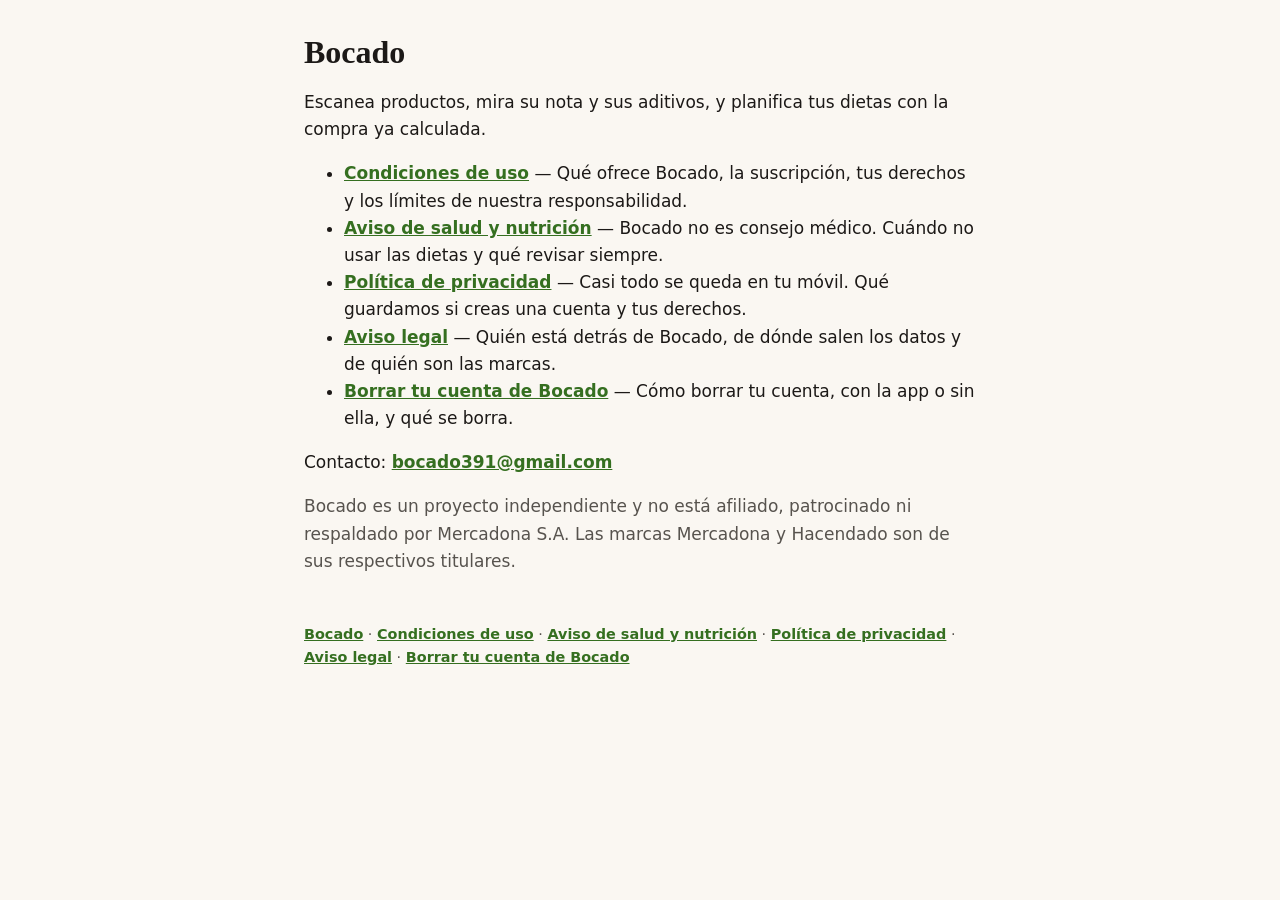
<file: index.html>
<!doctype html>
<html lang="es">
<head>
  <meta charset="utf-8">
  <meta name="viewport" content="width=device-width, initial-scale=1">
  <title>Bocado</title>
  <link rel="stylesheet" href="estilo.css">
</head>
<body>
<main>
  <h1>Bocado</h1>
  <p>Escanea productos, mira su nota y sus aditivos, y planifica tus dietas con la compra ya calculada.</p>
  <ul>
    <li><a href="condiciones.html">Condiciones de uso</a> — Qué ofrece Bocado, la suscripción, tus derechos y los límites de nuestra responsabilidad.</li>
    <li><a href="salud.html">Aviso de salud y nutrición</a> — Bocado no es consejo médico. Cuándo no usar las dietas y qué revisar siempre.</li>
    <li><a href="privacidad.html">Política de privacidad</a> — Casi todo se queda en tu móvil. Qué guardamos si creas una cuenta y tus derechos.</li>
    <li><a href="aviso-legal.html">Aviso legal</a> — Quién está detrás de Bocado, de dónde salen los datos y de quién son las marcas.</li>
    <li><a href="borrar-cuenta.html">Borrar tu cuenta de Bocado</a> — Cómo borrar tu cuenta, con la app o sin ella, y qué se borra.</li>
  </ul>
  <p>Contacto: <a href="mailto:bocado391@gmail.com">bocado391@gmail.com</a></p>
  <p class="fecha">Bocado es un proyecto independiente y no está afiliado, patrocinado ni respaldado por Mercadona S.A. Las marcas Mercadona y Hacendado son de sus respectivos titulares.</p>
  <footer><a href="index.html">Bocado</a> · <a href="condiciones.html">Condiciones de uso</a> · <a href="salud.html">Aviso de salud y nutrición</a> · <a href="privacidad.html">Política de privacidad</a> · <a href="aviso-legal.html">Aviso legal</a> · <a href="borrar-cuenta.html">Borrar tu cuenta de Bocado</a></footer>
</main>
</body>
</html>
</file>
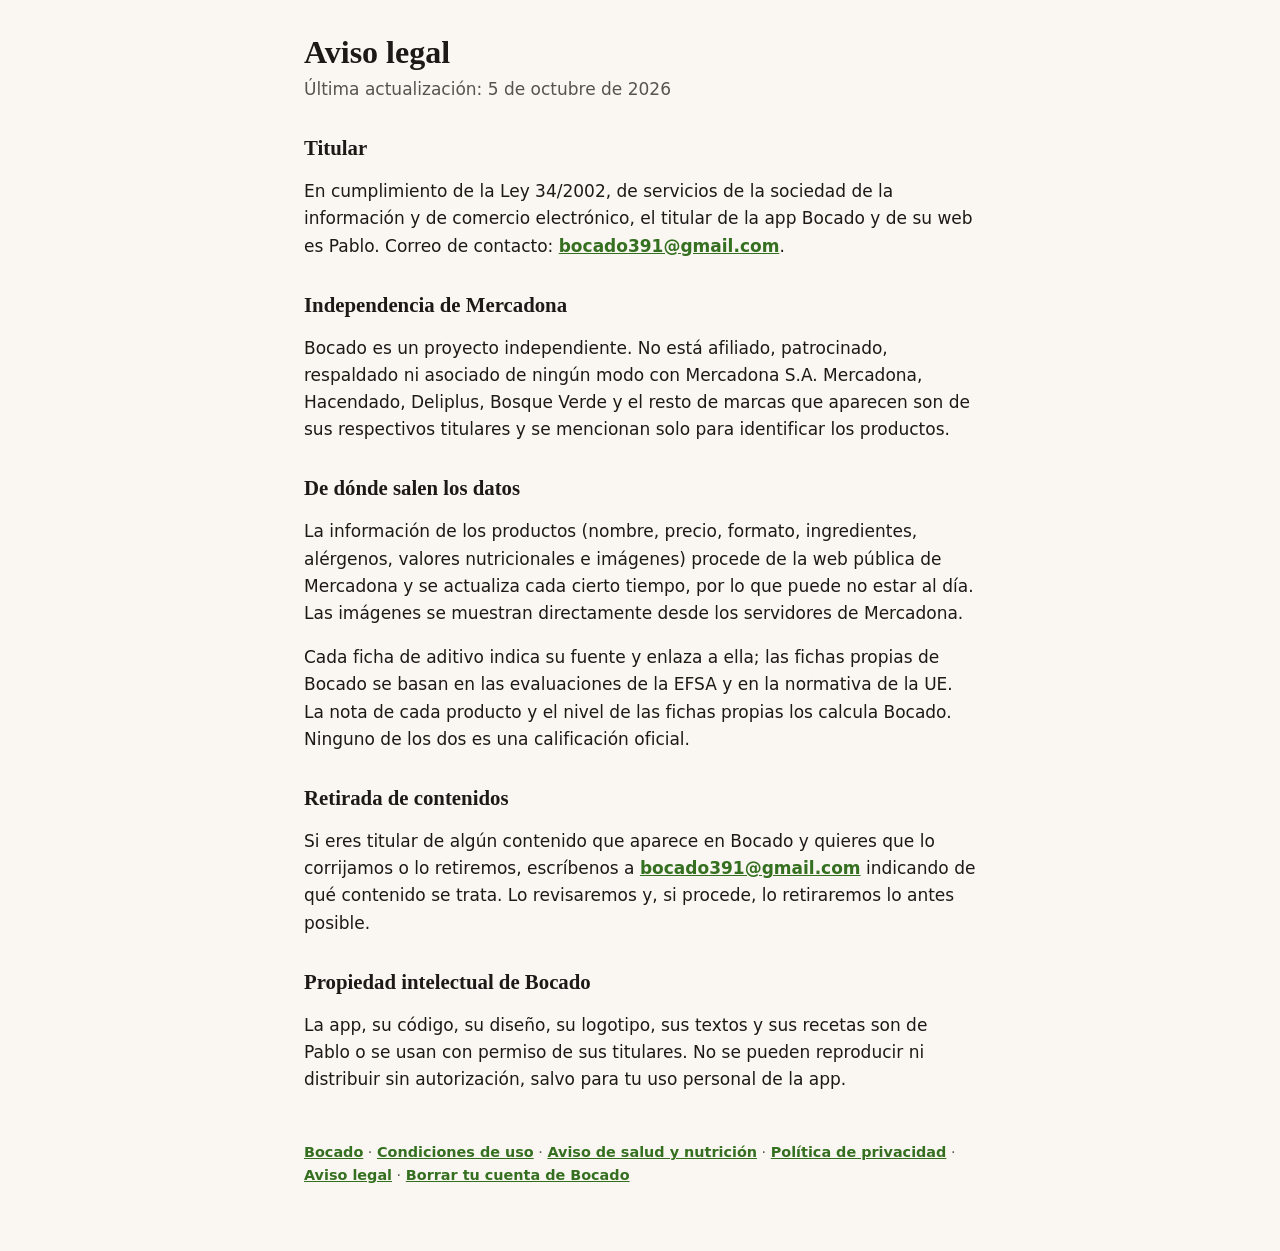
<file: aviso-legal.html>
<!doctype html>
<html lang="es">
<head>
  <meta charset="utf-8">
  <meta name="viewport" content="width=device-width, initial-scale=1">
  <title>Aviso legal · Bocado</title>
  <link rel="stylesheet" href="estilo.css">
</head>
<body>
<main>
  <h1>Aviso legal</h1>
  <p class="fecha">Última actualización: 5 de octubre de 2026</p>
  <h2>Titular</h2>
  <p>En cumplimiento de la Ley 34/2002, de servicios de la sociedad de la información y de comercio electrónico, el titular de la app Bocado y de su web es Pablo. Correo de contacto: <a href="mailto:bocado391@gmail.com">bocado391@gmail.com</a>.</p>
  <h2>Independencia de Mercadona</h2>
  <p>Bocado es un proyecto independiente. No está afiliado, patrocinado, respaldado ni asociado de ningún modo con Mercadona S.A. Mercadona, Hacendado, Deliplus, Bosque Verde y el resto de marcas que aparecen son de sus respectivos titulares y se mencionan solo para identificar los productos.</p>
  <h2>De dónde salen los datos</h2>
  <p>La información de los productos (nombre, precio, formato, ingredientes, alérgenos, valores nutricionales e imágenes) procede de la web pública de Mercadona y se actualiza cada cierto tiempo, por lo que puede no estar al día. Las imágenes se muestran directamente desde los servidores de Mercadona.</p>
  <p>Cada ficha de aditivo indica su fuente y enlaza a ella; las fichas propias de Bocado se basan en las evaluaciones de la EFSA y en la normativa de la UE. La nota de cada producto y el nivel de las fichas propias los calcula Bocado. Ninguno de los dos es una calificación oficial.</p>
  <h2>Retirada de contenidos</h2>
  <p>Si eres titular de algún contenido que aparece en Bocado y quieres que lo corrijamos o lo retiremos, escríbenos a <a href="mailto:bocado391@gmail.com">bocado391@gmail.com</a> indicando de qué contenido se trata. Lo revisaremos y, si procede, lo retiraremos lo antes posible.</p>
  <h2>Propiedad intelectual de Bocado</h2>
  <p>La app, su código, su diseño, su logotipo, sus textos y sus recetas son de Pablo o se usan con permiso de sus titulares. No se pueden reproducir ni distribuir sin autorización, salvo para tu uso personal de la app.</p>
  <footer><a href="index.html">Bocado</a> · <a href="condiciones.html">Condiciones de uso</a> · <a href="salud.html">Aviso de salud y nutrición</a> · <a href="privacidad.html">Política de privacidad</a> · <a href="aviso-legal.html">Aviso legal</a> · <a href="borrar-cuenta.html">Borrar tu cuenta de Bocado</a></footer>
</main>
</body>
</html>
</file>
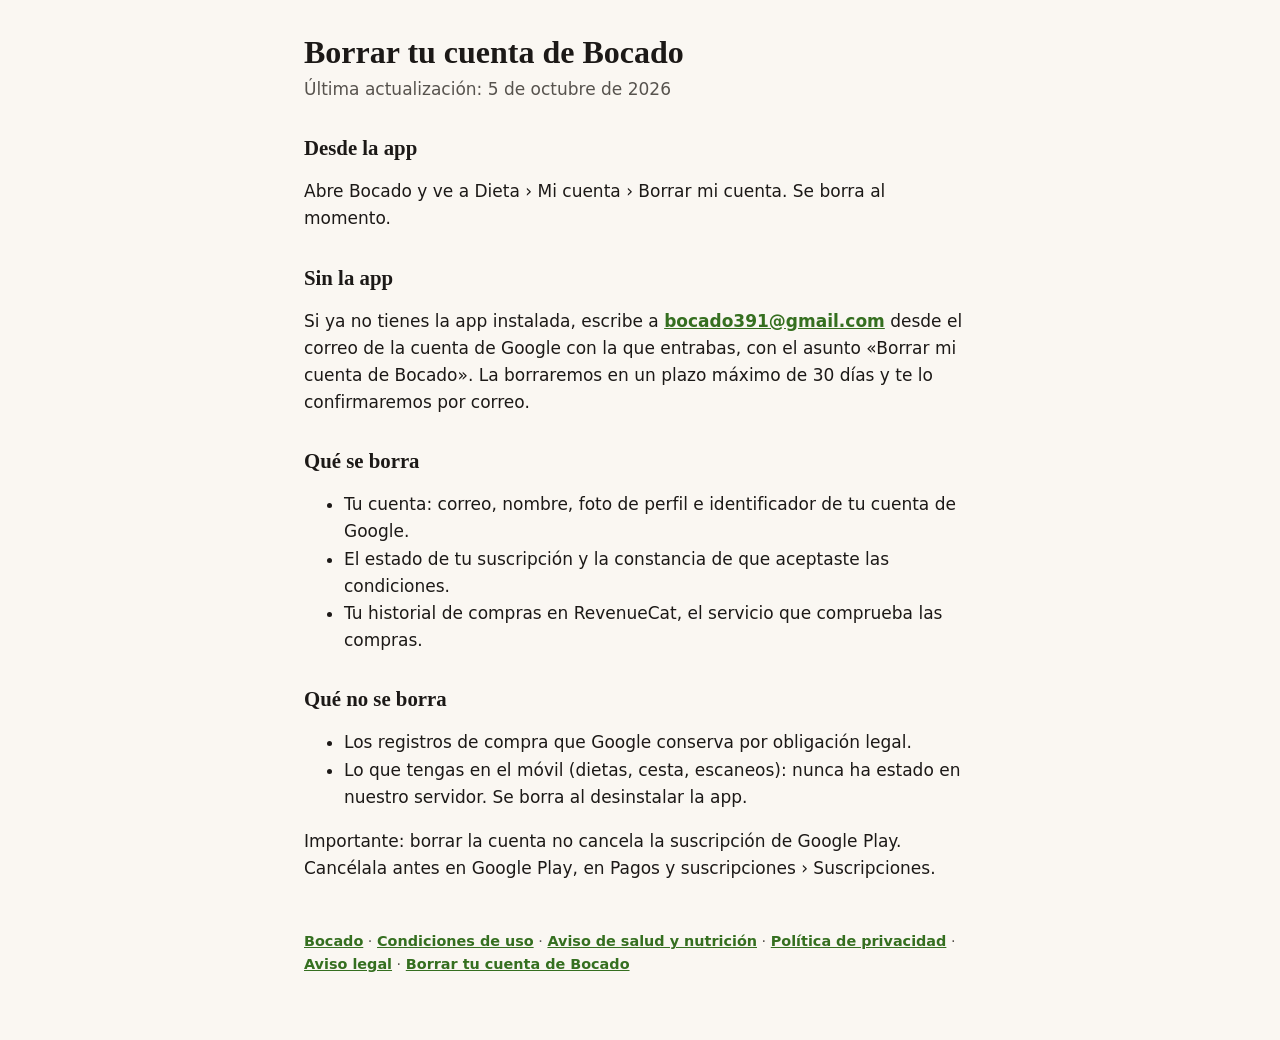
<file: borrar-cuenta.html>
<!doctype html>
<html lang="es">
<head>
  <meta charset="utf-8">
  <meta name="viewport" content="width=device-width, initial-scale=1">
  <title>Borrar tu cuenta de Bocado · Bocado</title>
  <link rel="stylesheet" href="estilo.css">
</head>
<body>
<main>
  <h1>Borrar tu cuenta de Bocado</h1>
  <p class="fecha">Última actualización: 5 de octubre de 2026</p>
  <h2>Desde la app</h2>
  <p>Abre Bocado y ve a Dieta › Mi cuenta › Borrar mi cuenta. Se borra al momento.</p>
  <h2>Sin la app</h2>
  <p>Si ya no tienes la app instalada, escribe a <a href="mailto:bocado391@gmail.com">bocado391@gmail.com</a> desde el correo de la cuenta de Google con la que entrabas, con el asunto «Borrar mi cuenta de Bocado». La borraremos en un plazo máximo de 30 días y te lo confirmaremos por correo.</p>
  <h2>Qué se borra</h2>
  <ul>
    <li>Tu cuenta: correo, nombre, foto de perfil e identificador de tu cuenta de Google.</li>
    <li>El estado de tu suscripción y la constancia de que aceptaste las condiciones.</li>
    <li>Tu historial de compras en RevenueCat, el servicio que comprueba las compras.</li>
  </ul>
  <h2>Qué no se borra</h2>
  <ul>
    <li>Los registros de compra que Google conserva por obligación legal.</li>
    <li>Lo que tengas en el móvil (dietas, cesta, escaneos): nunca ha estado en nuestro servidor. Se borra al desinstalar la app.</li>
  </ul>
  <p>Importante: borrar la cuenta no cancela la suscripción de Google Play. Cancélala antes en Google Play, en Pagos y suscripciones › Suscripciones.</p>
  <footer><a href="index.html">Bocado</a> · <a href="condiciones.html">Condiciones de uso</a> · <a href="salud.html">Aviso de salud y nutrición</a> · <a href="privacidad.html">Política de privacidad</a> · <a href="aviso-legal.html">Aviso legal</a> · <a href="borrar-cuenta.html">Borrar tu cuenta de Bocado</a></footer>
</main>
</body>
</html>
</file>
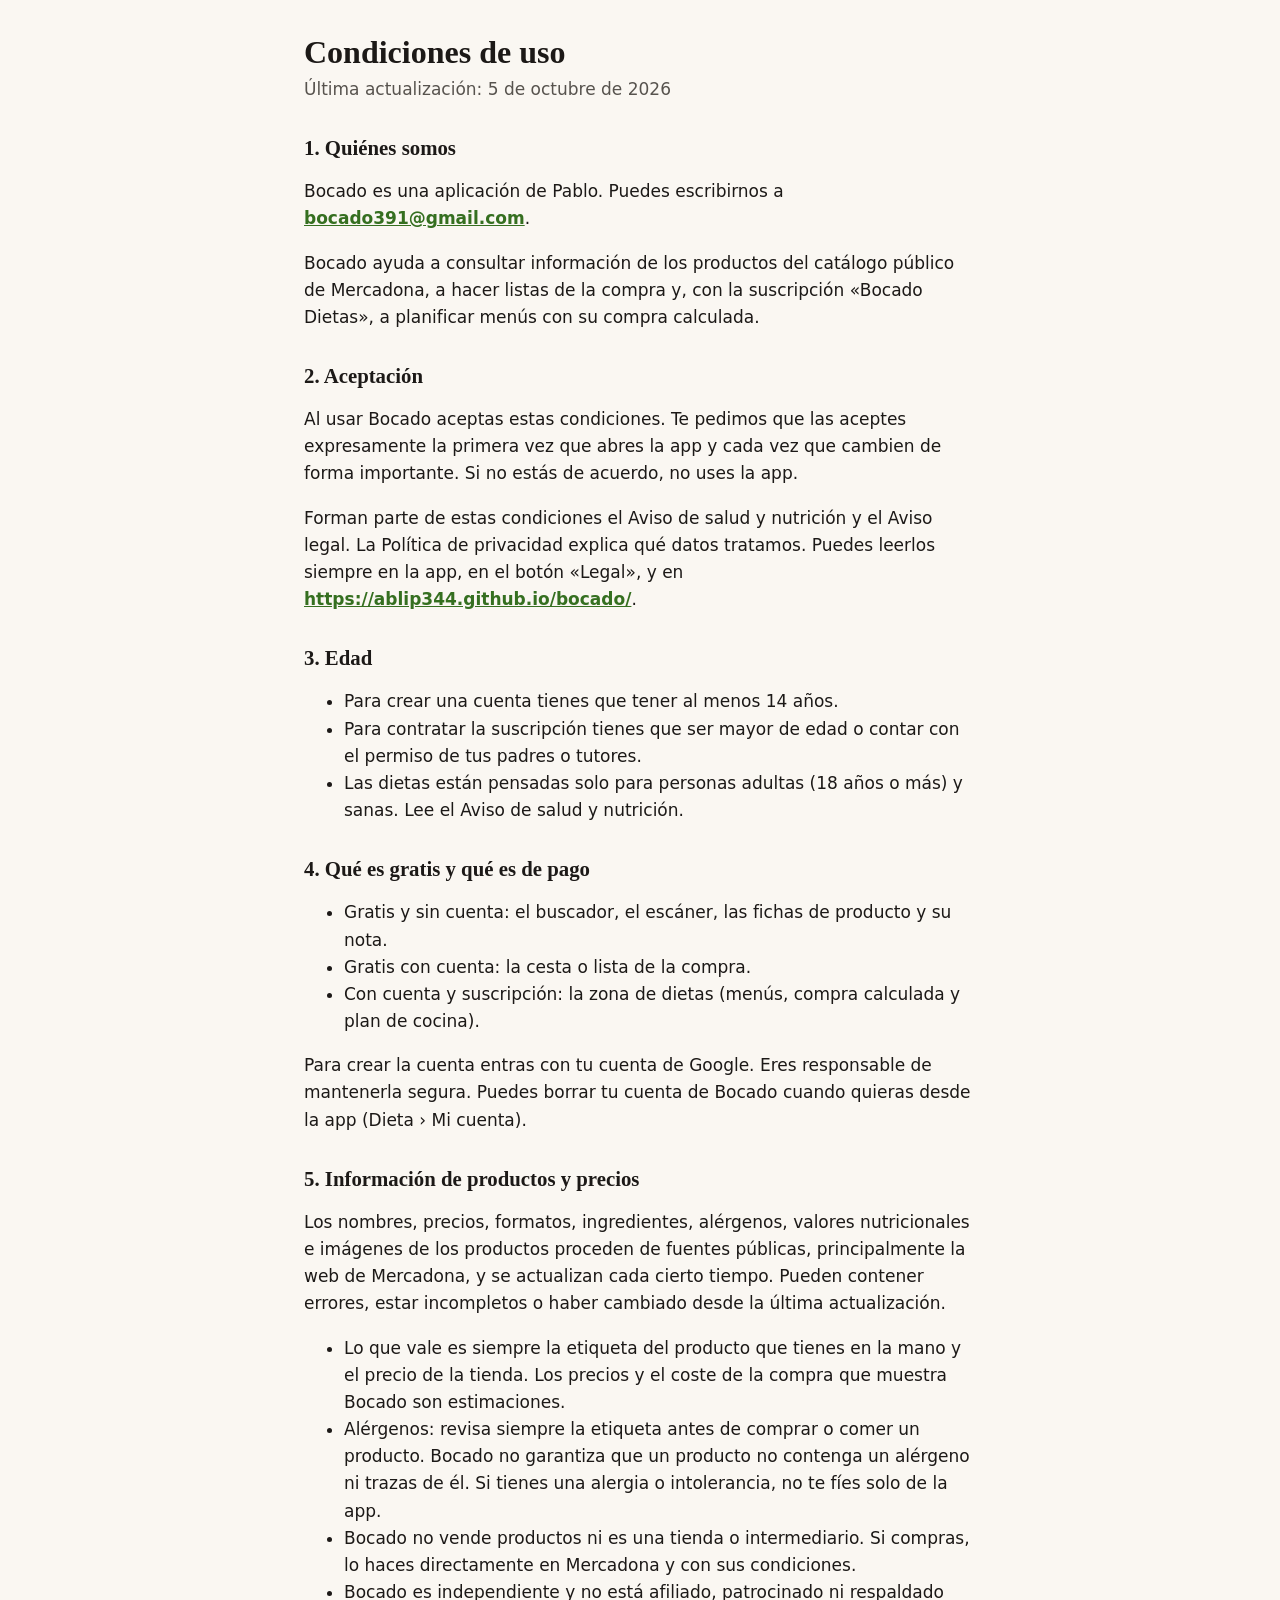
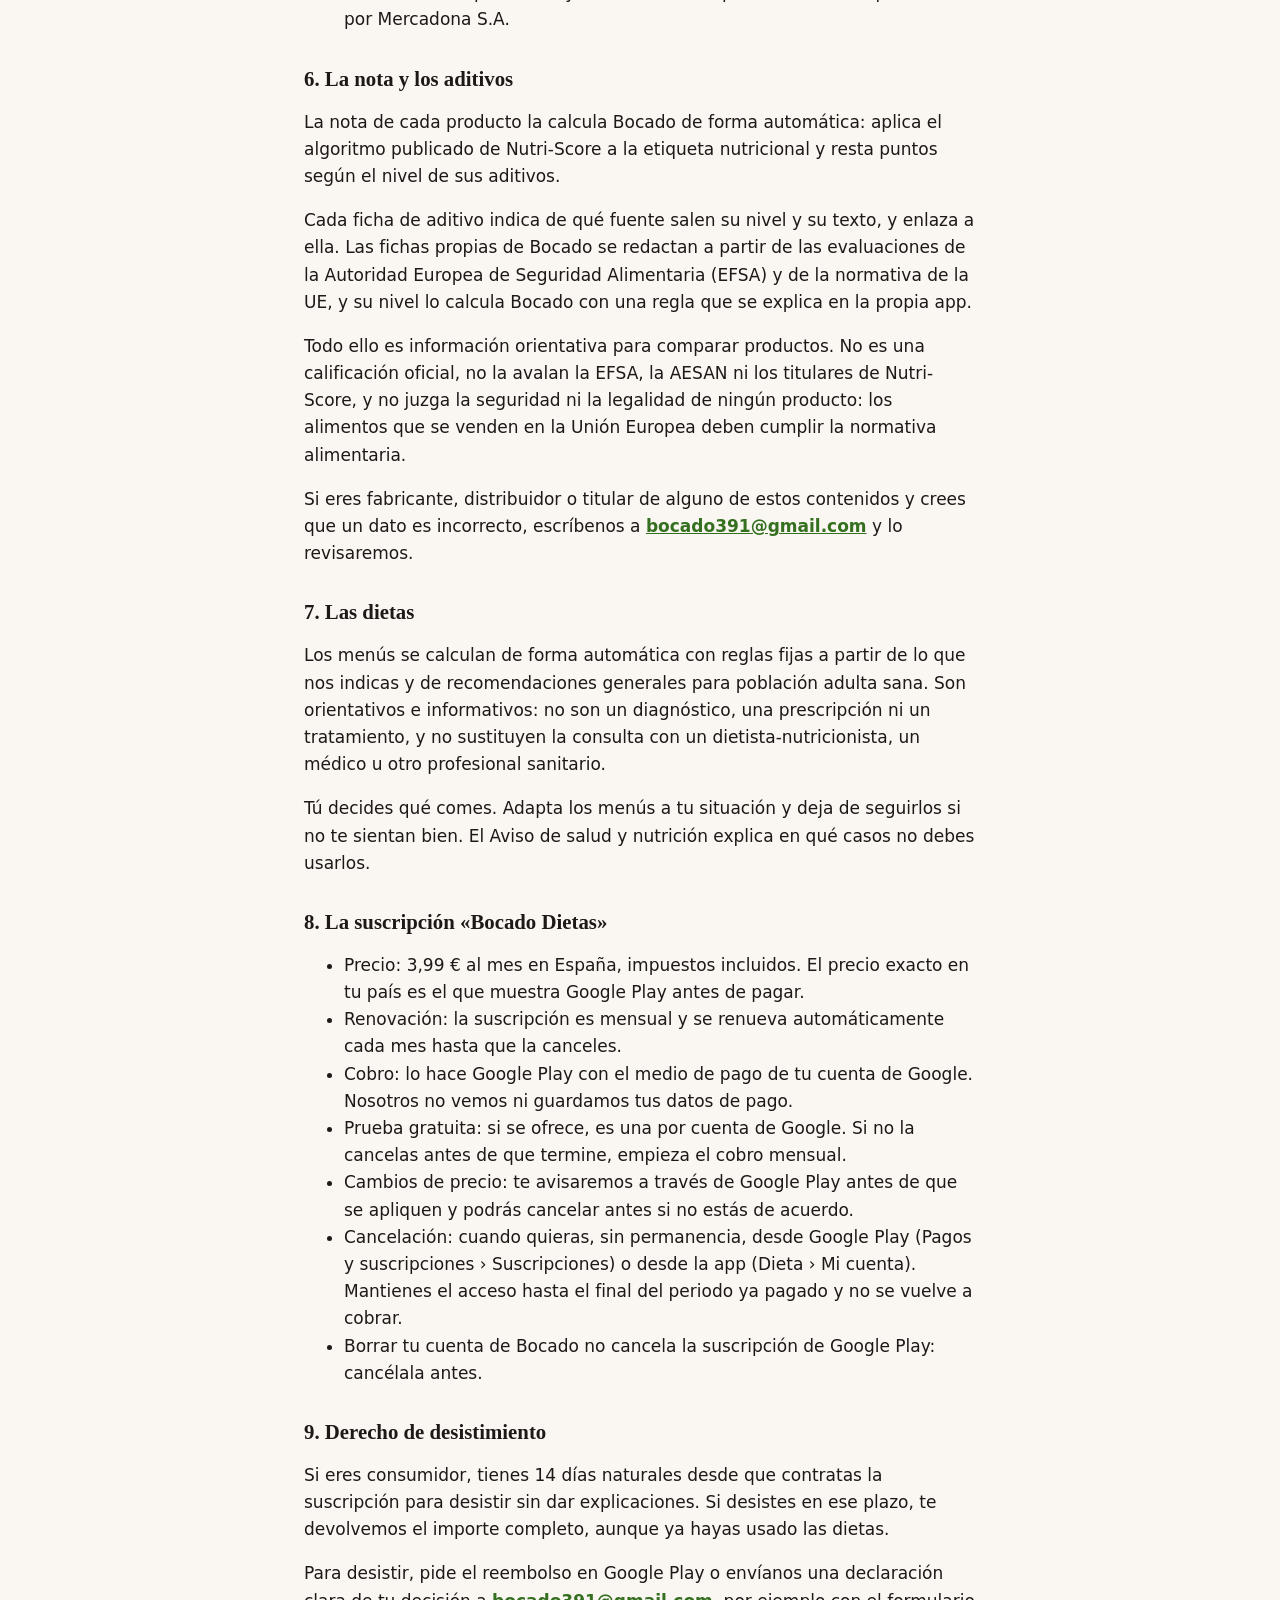
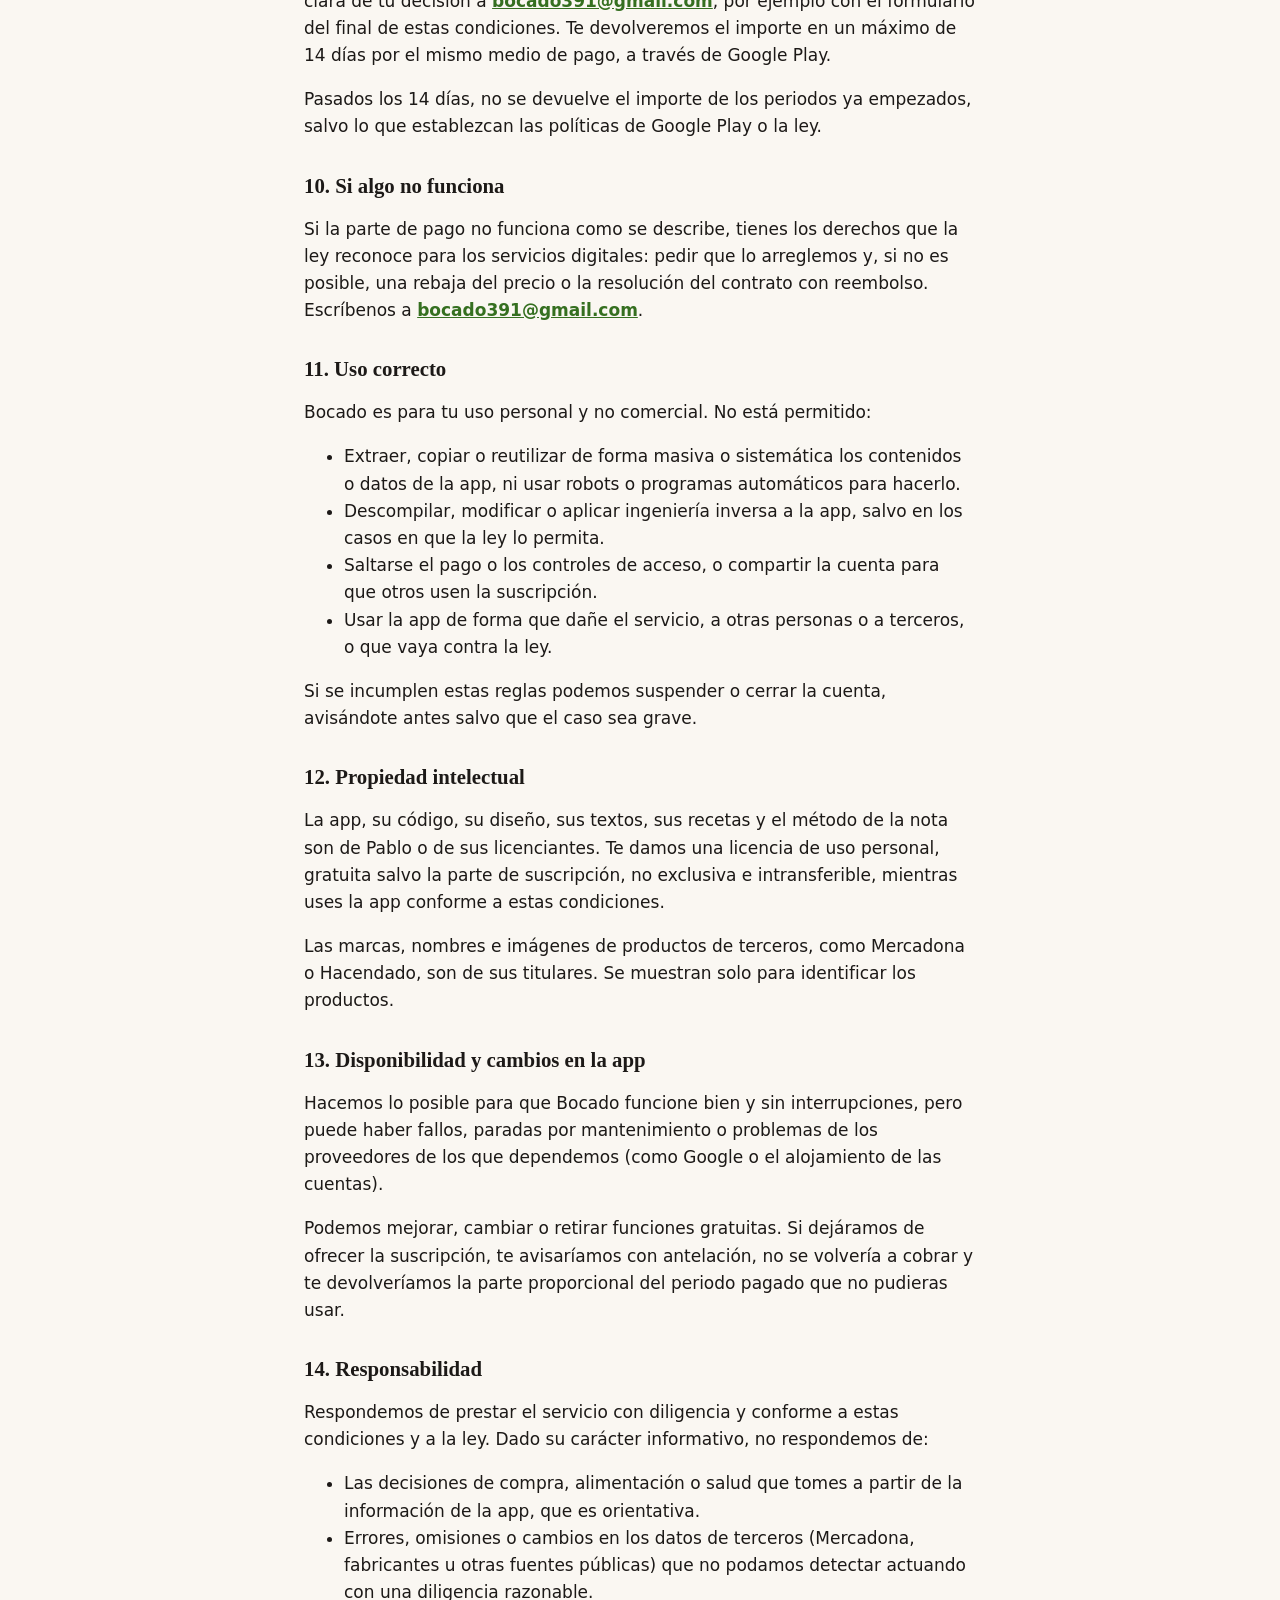
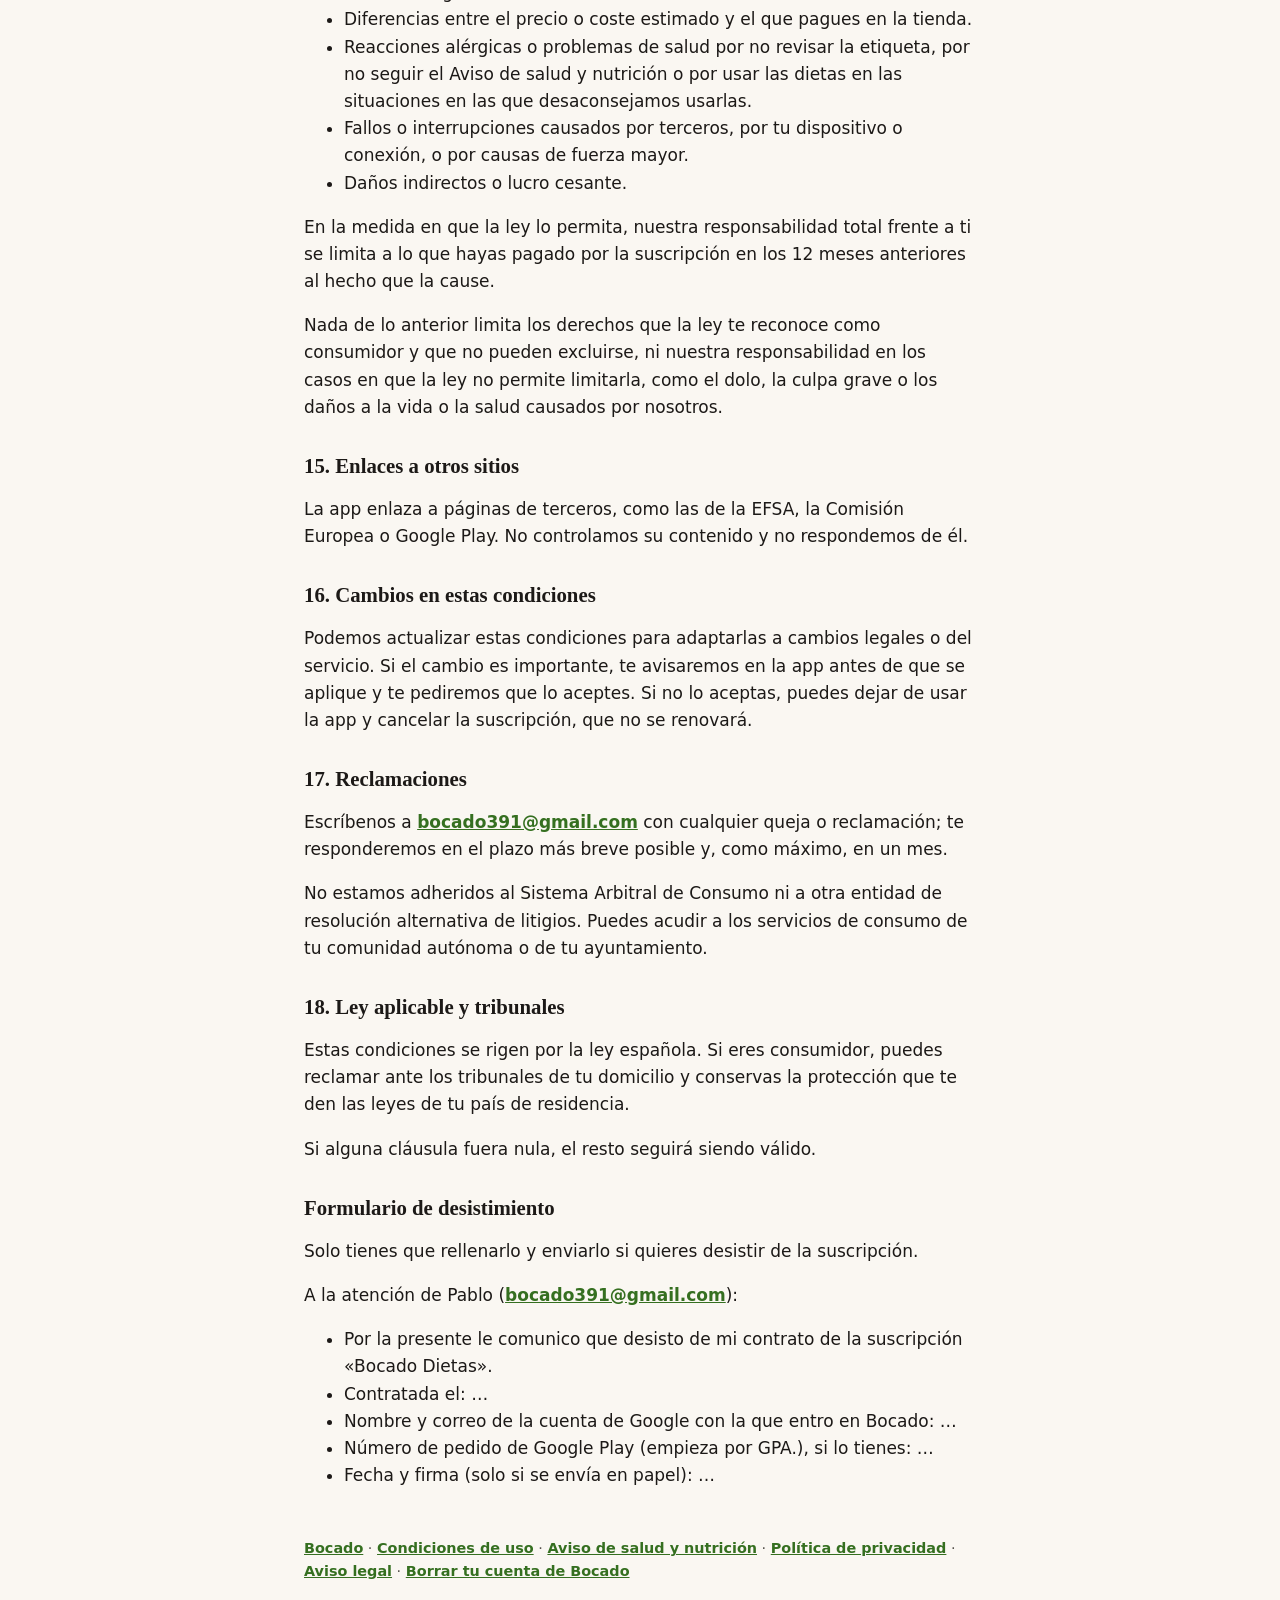
<file: condiciones.html>
<!doctype html>
<html lang="es">
<head>
  <meta charset="utf-8">
  <meta name="viewport" content="width=device-width, initial-scale=1">
  <title>Condiciones de uso · Bocado</title>
  <link rel="stylesheet" href="estilo.css">
</head>
<body>
<main>
  <h1>Condiciones de uso</h1>
  <p class="fecha">Última actualización: 5 de octubre de 2026</p>
  <h2>1. Quiénes somos</h2>
  <p>Bocado es una aplicación de Pablo. Puedes escribirnos a <a href="mailto:bocado391@gmail.com">bocado391@gmail.com</a>.</p>
  <p>Bocado ayuda a consultar información de los productos del catálogo público de Mercadona, a hacer listas de la compra y, con la suscripción «Bocado Dietas», a planificar menús con su compra calculada.</p>
  <h2>2. Aceptación</h2>
  <p>Al usar Bocado aceptas estas condiciones. Te pedimos que las aceptes expresamente la primera vez que abres la app y cada vez que cambien de forma importante. Si no estás de acuerdo, no uses la app.</p>
  <p>Forman parte de estas condiciones el Aviso de salud y nutrición y el Aviso legal. La Política de privacidad explica qué datos tratamos. Puedes leerlos siempre en la app, en el botón «Legal», y en <a href="https://ablip344.github.io/bocado/">https://ablip344.github.io/bocado/</a>.</p>
  <h2>3. Edad</h2>
  <ul>
    <li>Para crear una cuenta tienes que tener al menos 14 años.</li>
    <li>Para contratar la suscripción tienes que ser mayor de edad o contar con el permiso de tus padres o tutores.</li>
    <li>Las dietas están pensadas solo para personas adultas (18 años o más) y sanas. Lee el Aviso de salud y nutrición.</li>
  </ul>
  <h2>4. Qué es gratis y qué es de pago</h2>
  <ul>
    <li>Gratis y sin cuenta: el buscador, el escáner, las fichas de producto y su nota.</li>
    <li>Gratis con cuenta: la cesta o lista de la compra.</li>
    <li>Con cuenta y suscripción: la zona de dietas (menús, compra calculada y plan de cocina).</li>
  </ul>
  <p>Para crear la cuenta entras con tu cuenta de Google. Eres responsable de mantenerla segura. Puedes borrar tu cuenta de Bocado cuando quieras desde la app (Dieta › Mi cuenta).</p>
  <h2>5. Información de productos y precios</h2>
  <p>Los nombres, precios, formatos, ingredientes, alérgenos, valores nutricionales e imágenes de los productos proceden de fuentes públicas, principalmente la web de Mercadona, y se actualizan cada cierto tiempo. Pueden contener errores, estar incompletos o haber cambiado desde la última actualización.</p>
  <ul>
    <li>Lo que vale es siempre la etiqueta del producto que tienes en la mano y el precio de la tienda. Los precios y el coste de la compra que muestra Bocado son estimaciones.</li>
    <li>Alérgenos: revisa siempre la etiqueta antes de comprar o comer un producto. Bocado no garantiza que un producto no contenga un alérgeno ni trazas de él. Si tienes una alergia o intolerancia, no te fíes solo de la app.</li>
    <li>Bocado no vende productos ni es una tienda o intermediario. Si compras, lo haces directamente en Mercadona y con sus condiciones.</li>
    <li>Bocado es independiente y no está afiliado, patrocinado ni respaldado por Mercadona S.A.</li>
  </ul>
  <h2>6. La nota y los aditivos</h2>
  <p>La nota de cada producto la calcula Bocado de forma automática: aplica el algoritmo publicado de Nutri-Score a la etiqueta nutricional y resta puntos según el nivel de sus aditivos.</p>
  <p>Cada ficha de aditivo indica de qué fuente salen su nivel y su texto, y enlaza a ella. Las fichas propias de Bocado se redactan a partir de las evaluaciones de la Autoridad Europea de Seguridad Alimentaria (EFSA) y de la normativa de la UE, y su nivel lo calcula Bocado con una regla que se explica en la propia app.</p>
  <p>Todo ello es información orientativa para comparar productos. No es una calificación oficial, no la avalan la EFSA, la AESAN ni los titulares de Nutri-Score, y no juzga la seguridad ni la legalidad de ningún producto: los alimentos que se venden en la Unión Europea deben cumplir la normativa alimentaria.</p>
  <p>Si eres fabricante, distribuidor o titular de alguno de estos contenidos y crees que un dato es incorrecto, escríbenos a <a href="mailto:bocado391@gmail.com">bocado391@gmail.com</a> y lo revisaremos.</p>
  <h2>7. Las dietas</h2>
  <p>Los menús se calculan de forma automática con reglas fijas a partir de lo que nos indicas y de recomendaciones generales para población adulta sana. Son orientativos e informativos: no son un diagnóstico, una prescripción ni un tratamiento, y no sustituyen la consulta con un dietista-nutricionista, un médico u otro profesional sanitario.</p>
  <p>Tú decides qué comes. Adapta los menús a tu situación y deja de seguirlos si no te sientan bien. El Aviso de salud y nutrición explica en qué casos no debes usarlos.</p>
  <h2>8. La suscripción «Bocado Dietas»</h2>
  <ul>
    <li>Precio: 3,99 € al mes en España, impuestos incluidos. El precio exacto en tu país es el que muestra Google Play antes de pagar.</li>
    <li>Renovación: la suscripción es mensual y se renueva automáticamente cada mes hasta que la canceles.</li>
    <li>Cobro: lo hace Google Play con el medio de pago de tu cuenta de Google. Nosotros no vemos ni guardamos tus datos de pago.</li>
    <li>Prueba gratuita: si se ofrece, es una por cuenta de Google. Si no la cancelas antes de que termine, empieza el cobro mensual.</li>
    <li>Cambios de precio: te avisaremos a través de Google Play antes de que se apliquen y podrás cancelar antes si no estás de acuerdo.</li>
    <li>Cancelación: cuando quieras, sin permanencia, desde Google Play (Pagos y suscripciones › Suscripciones) o desde la app (Dieta › Mi cuenta). Mantienes el acceso hasta el final del periodo ya pagado y no se vuelve a cobrar.</li>
    <li>Borrar tu cuenta de Bocado no cancela la suscripción de Google Play: cancélala antes.</li>
  </ul>
  <h2>9. Derecho de desistimiento</h2>
  <p>Si eres consumidor, tienes 14 días naturales desde que contratas la suscripción para desistir sin dar explicaciones. Si desistes en ese plazo, te devolvemos el importe completo, aunque ya hayas usado las dietas.</p>
  <p>Para desistir, pide el reembolso en Google Play o envíanos una declaración clara de tu decisión a <a href="mailto:bocado391@gmail.com">bocado391@gmail.com</a>, por ejemplo con el formulario del final de estas condiciones. Te devolveremos el importe en un máximo de 14 días por el mismo medio de pago, a través de Google Play.</p>
  <p>Pasados los 14 días, no se devuelve el importe de los periodos ya empezados, salvo lo que establezcan las políticas de Google Play o la ley.</p>
  <h2>10. Si algo no funciona</h2>
  <p>Si la parte de pago no funciona como se describe, tienes los derechos que la ley reconoce para los servicios digitales: pedir que lo arreglemos y, si no es posible, una rebaja del precio o la resolución del contrato con reembolso. Escríbenos a <a href="mailto:bocado391@gmail.com">bocado391@gmail.com</a>.</p>
  <h2>11. Uso correcto</h2>
  <p>Bocado es para tu uso personal y no comercial. No está permitido:</p>
  <ul>
    <li>Extraer, copiar o reutilizar de forma masiva o sistemática los contenidos o datos de la app, ni usar robots o programas automáticos para hacerlo.</li>
    <li>Descompilar, modificar o aplicar ingeniería inversa a la app, salvo en los casos en que la ley lo permita.</li>
    <li>Saltarse el pago o los controles de acceso, o compartir la cuenta para que otros usen la suscripción.</li>
    <li>Usar la app de forma que dañe el servicio, a otras personas o a terceros, o que vaya contra la ley.</li>
  </ul>
  <p>Si se incumplen estas reglas podemos suspender o cerrar la cuenta, avisándote antes salvo que el caso sea grave.</p>
  <h2>12. Propiedad intelectual</h2>
  <p>La app, su código, su diseño, sus textos, sus recetas y el método de la nota son de Pablo o de sus licenciantes. Te damos una licencia de uso personal, gratuita salvo la parte de suscripción, no exclusiva e intransferible, mientras uses la app conforme a estas condiciones.</p>
  <p>Las marcas, nombres e imágenes de productos de terceros, como Mercadona o Hacendado, son de sus titulares. Se muestran solo para identificar los productos.</p>
  <h2>13. Disponibilidad y cambios en la app</h2>
  <p>Hacemos lo posible para que Bocado funcione bien y sin interrupciones, pero puede haber fallos, paradas por mantenimiento o problemas de los proveedores de los que dependemos (como Google o el alojamiento de las cuentas).</p>
  <p>Podemos mejorar, cambiar o retirar funciones gratuitas. Si dejáramos de ofrecer la suscripción, te avisaríamos con antelación, no se volvería a cobrar y te devolveríamos la parte proporcional del periodo pagado que no pudieras usar.</p>
  <h2>14. Responsabilidad</h2>
  <p>Respondemos de prestar el servicio con diligencia y conforme a estas condiciones y a la ley. Dado su carácter informativo, no respondemos de:</p>
  <ul>
    <li>Las decisiones de compra, alimentación o salud que tomes a partir de la información de la app, que es orientativa.</li>
    <li>Errores, omisiones o cambios en los datos de terceros (Mercadona, fabricantes u otras fuentes públicas) que no podamos detectar actuando con una diligencia razonable.</li>
    <li>Diferencias entre el precio o coste estimado y el que pagues en la tienda.</li>
    <li>Reacciones alérgicas o problemas de salud por no revisar la etiqueta, por no seguir el Aviso de salud y nutrición o por usar las dietas en las situaciones en las que desaconsejamos usarlas.</li>
    <li>Fallos o interrupciones causados por terceros, por tu dispositivo o conexión, o por causas de fuerza mayor.</li>
    <li>Daños indirectos o lucro cesante.</li>
  </ul>
  <p>En la medida en que la ley lo permita, nuestra responsabilidad total frente a ti se limita a lo que hayas pagado por la suscripción en los 12 meses anteriores al hecho que la cause.</p>
  <p>Nada de lo anterior limita los derechos que la ley te reconoce como consumidor y que no pueden excluirse, ni nuestra responsabilidad en los casos en que la ley no permite limitarla, como el dolo, la culpa grave o los daños a la vida o la salud causados por nosotros.</p>
  <h2>15. Enlaces a otros sitios</h2>
  <p>La app enlaza a páginas de terceros, como las de la EFSA, la Comisión Europea o Google Play. No controlamos su contenido y no respondemos de él.</p>
  <h2>16. Cambios en estas condiciones</h2>
  <p>Podemos actualizar estas condiciones para adaptarlas a cambios legales o del servicio. Si el cambio es importante, te avisaremos en la app antes de que se aplique y te pediremos que lo aceptes. Si no lo aceptas, puedes dejar de usar la app y cancelar la suscripción, que no se renovará.</p>
  <h2>17. Reclamaciones</h2>
  <p>Escríbenos a <a href="mailto:bocado391@gmail.com">bocado391@gmail.com</a> con cualquier queja o reclamación; te responderemos en el plazo más breve posible y, como máximo, en un mes.</p>
  <p>No estamos adheridos al Sistema Arbitral de Consumo ni a otra entidad de resolución alternativa de litigios. Puedes acudir a los servicios de consumo de tu comunidad autónoma o de tu ayuntamiento.</p>
  <h2>18. Ley aplicable y tribunales</h2>
  <p>Estas condiciones se rigen por la ley española. Si eres consumidor, puedes reclamar ante los tribunales de tu domicilio y conservas la protección que te den las leyes de tu país de residencia.</p>
  <p>Si alguna cláusula fuera nula, el resto seguirá siendo válido.</p>
  <h2>Formulario de desistimiento</h2>
  <p>Solo tienes que rellenarlo y enviarlo si quieres desistir de la suscripción.</p>
  <p>A la atención de Pablo (<a href="mailto:bocado391@gmail.com">bocado391@gmail.com</a>):</p>
  <ul>
    <li>Por la presente le comunico que desisto de mi contrato de la suscripción «Bocado Dietas».</li>
    <li>Contratada el: …</li>
    <li>Nombre y correo de la cuenta de Google con la que entro en Bocado: …</li>
    <li>Número de pedido de Google Play (empieza por GPA.), si lo tienes: …</li>
    <li>Fecha y firma (solo si se envía en papel): …</li>
  </ul>
  <footer><a href="index.html">Bocado</a> · <a href="condiciones.html">Condiciones de uso</a> · <a href="salud.html">Aviso de salud y nutrición</a> · <a href="privacidad.html">Política de privacidad</a> · <a href="aviso-legal.html">Aviso legal</a> · <a href="borrar-cuenta.html">Borrar tu cuenta de Bocado</a></footer>
</main>
</body>
</html>
</file>
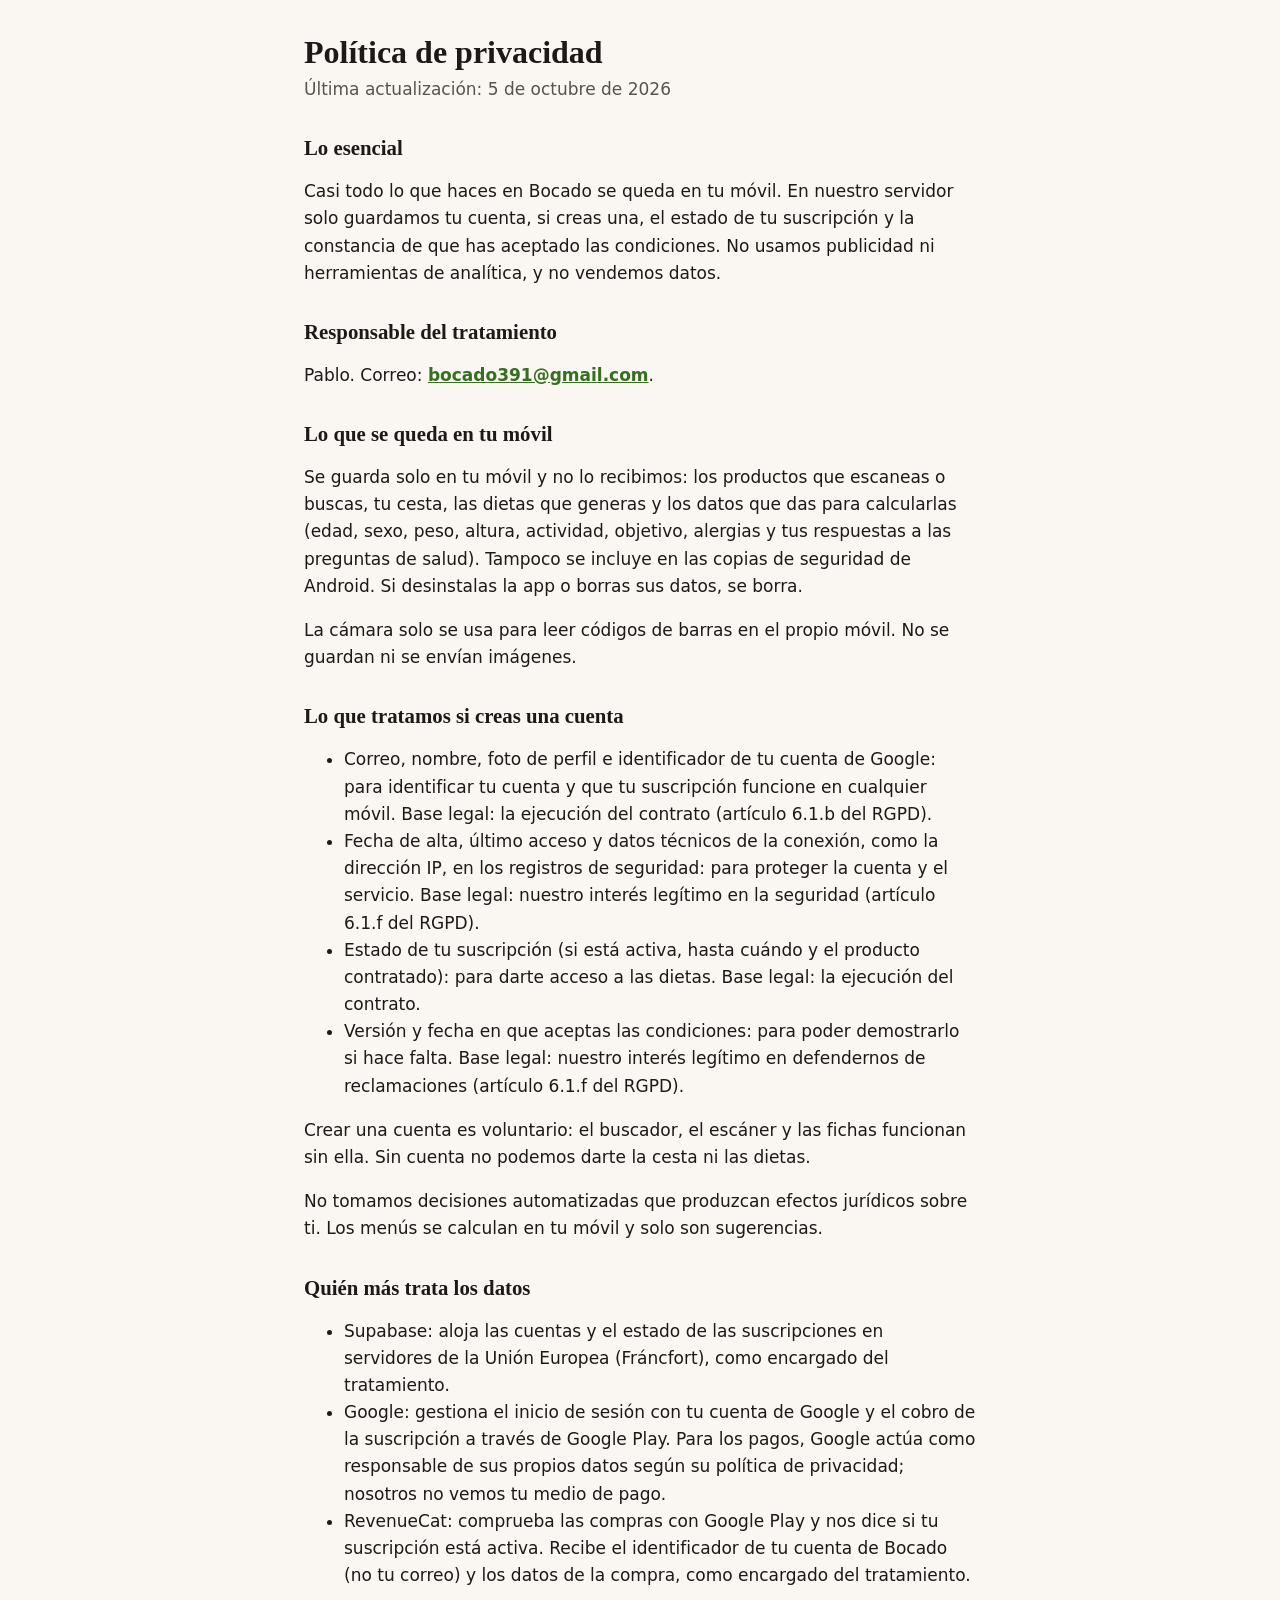
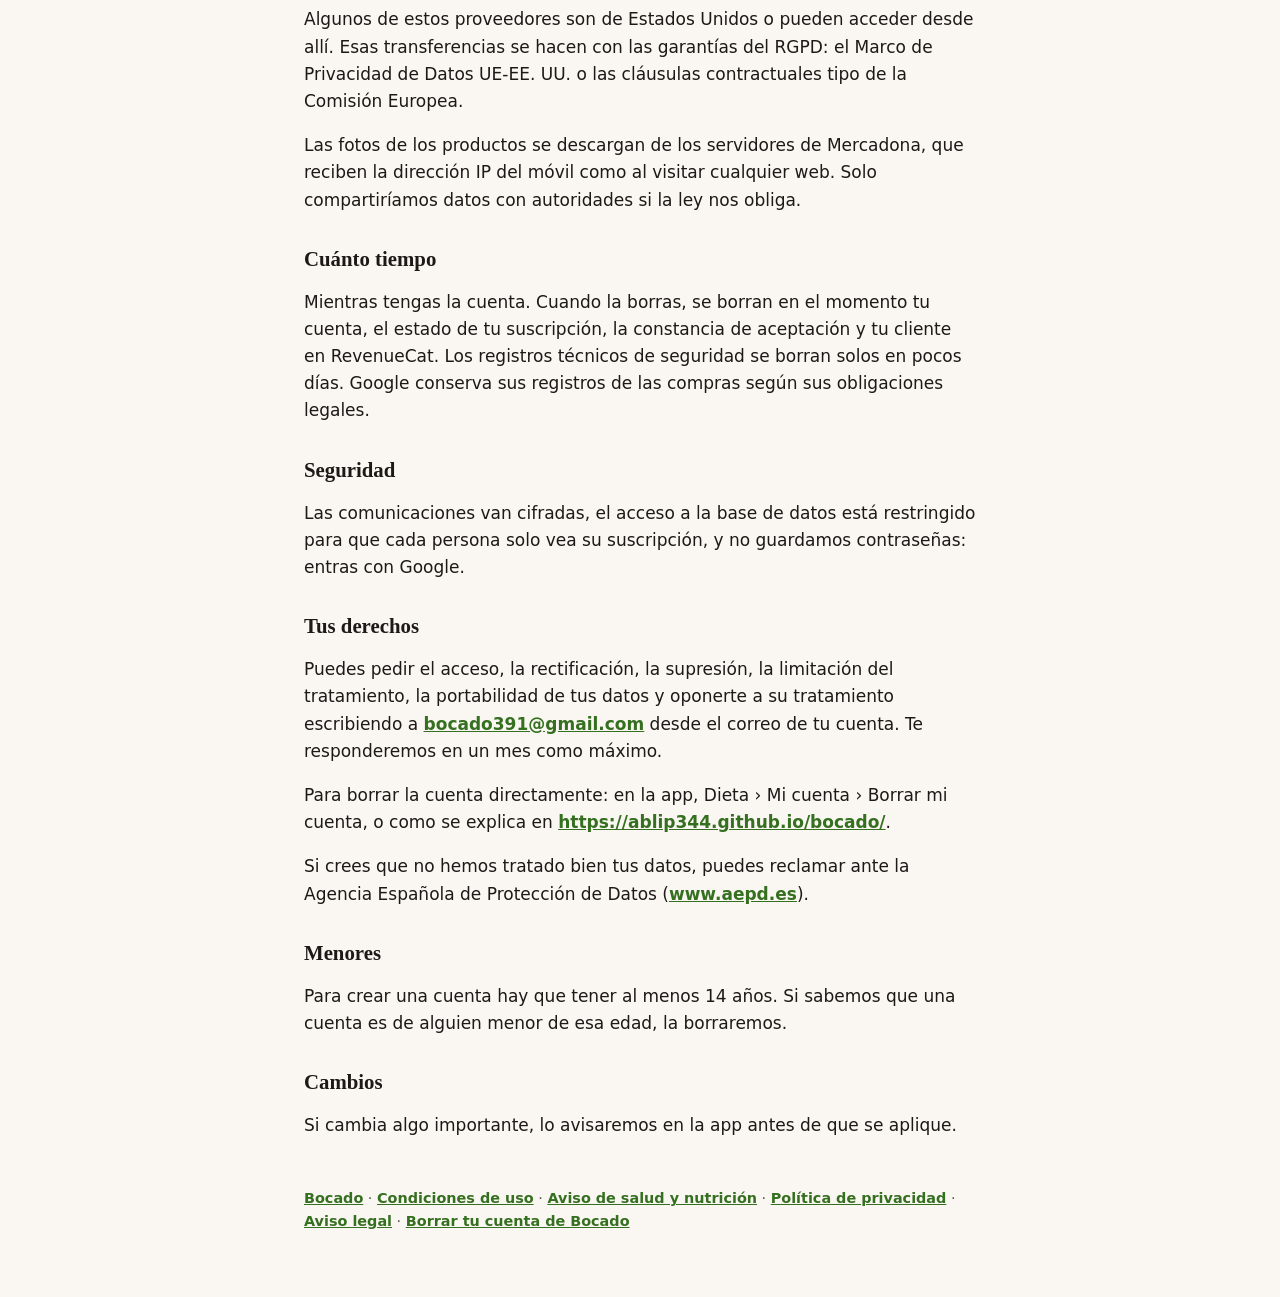
<file: privacidad.html>
<!doctype html>
<html lang="es">
<head>
  <meta charset="utf-8">
  <meta name="viewport" content="width=device-width, initial-scale=1">
  <title>Política de privacidad · Bocado</title>
  <link rel="stylesheet" href="estilo.css">
</head>
<body>
<main>
  <h1>Política de privacidad</h1>
  <p class="fecha">Última actualización: 5 de octubre de 2026</p>
  <h2>Lo esencial</h2>
  <p>Casi todo lo que haces en Bocado se queda en tu móvil. En nuestro servidor solo guardamos tu cuenta, si creas una, el estado de tu suscripción y la constancia de que has aceptado las condiciones. No usamos publicidad ni herramientas de analítica, y no vendemos datos.</p>
  <h2>Responsable del tratamiento</h2>
  <p>Pablo. Correo: <a href="mailto:bocado391@gmail.com">bocado391@gmail.com</a>.</p>
  <h2>Lo que se queda en tu móvil</h2>
  <p>Se guarda solo en tu móvil y no lo recibimos: los productos que escaneas o buscas, tu cesta, las dietas que generas y los datos que das para calcularlas (edad, sexo, peso, altura, actividad, objetivo, alergias y tus respuestas a las preguntas de salud). Tampoco se incluye en las copias de seguridad de Android. Si desinstalas la app o borras sus datos, se borra.</p>
  <p>La cámara solo se usa para leer códigos de barras en el propio móvil. No se guardan ni se envían imágenes.</p>
  <h2>Lo que tratamos si creas una cuenta</h2>
  <ul>
    <li>Correo, nombre, foto de perfil e identificador de tu cuenta de Google: para identificar tu cuenta y que tu suscripción funcione en cualquier móvil. Base legal: la ejecución del contrato (artículo 6.1.b del RGPD).</li>
    <li>Fecha de alta, último acceso y datos técnicos de la conexión, como la dirección IP, en los registros de seguridad: para proteger la cuenta y el servicio. Base legal: nuestro interés legítimo en la seguridad (artículo 6.1.f del RGPD).</li>
    <li>Estado de tu suscripción (si está activa, hasta cuándo y el producto contratado): para darte acceso a las dietas. Base legal: la ejecución del contrato.</li>
    <li>Versión y fecha en que aceptas las condiciones: para poder demostrarlo si hace falta. Base legal: nuestro interés legítimo en defendernos de reclamaciones (artículo 6.1.f del RGPD).</li>
  </ul>
  <p>Crear una cuenta es voluntario: el buscador, el escáner y las fichas funcionan sin ella. Sin cuenta no podemos darte la cesta ni las dietas.</p>
  <p>No tomamos decisiones automatizadas que produzcan efectos jurídicos sobre ti. Los menús se calculan en tu móvil y solo son sugerencias.</p>
  <h2>Quién más trata los datos</h2>
  <ul>
    <li>Supabase: aloja las cuentas y el estado de las suscripciones en servidores de la Unión Europea (Fráncfort), como encargado del tratamiento.</li>
    <li>Google: gestiona el inicio de sesión con tu cuenta de Google y el cobro de la suscripción a través de Google Play. Para los pagos, Google actúa como responsable de sus propios datos según su política de privacidad; nosotros no vemos tu medio de pago.</li>
    <li>RevenueCat: comprueba las compras con Google Play y nos dice si tu suscripción está activa. Recibe el identificador de tu cuenta de Bocado (no tu correo) y los datos de la compra, como encargado del tratamiento.</li>
  </ul>
  <p>Algunos de estos proveedores son de Estados Unidos o pueden acceder desde allí. Esas transferencias se hacen con las garantías del RGPD: el Marco de Privacidad de Datos UE-EE. UU. o las cláusulas contractuales tipo de la Comisión Europea.</p>
  <p>Las fotos de los productos se descargan de los servidores de Mercadona, que reciben la dirección IP del móvil como al visitar cualquier web. Solo compartiríamos datos con autoridades si la ley nos obliga.</p>
  <h2>Cuánto tiempo</h2>
  <p>Mientras tengas la cuenta. Cuando la borras, se borran en el momento tu cuenta, el estado de tu suscripción, la constancia de aceptación y tu cliente en RevenueCat. Los registros técnicos de seguridad se borran solos en pocos días. Google conserva sus registros de las compras según sus obligaciones legales.</p>
  <h2>Seguridad</h2>
  <p>Las comunicaciones van cifradas, el acceso a la base de datos está restringido para que cada persona solo vea su suscripción, y no guardamos contraseñas: entras con Google.</p>
  <h2>Tus derechos</h2>
  <p>Puedes pedir el acceso, la rectificación, la supresión, la limitación del tratamiento, la portabilidad de tus datos y oponerte a su tratamiento escribiendo a <a href="mailto:bocado391@gmail.com">bocado391@gmail.com</a> desde el correo de tu cuenta. Te responderemos en un mes como máximo.</p>
  <p>Para borrar la cuenta directamente: en la app, Dieta › Mi cuenta › Borrar mi cuenta, o como se explica en <a href="https://ablip344.github.io/bocado/">https://ablip344.github.io/bocado/</a>.</p>
  <p>Si crees que no hemos tratado bien tus datos, puedes reclamar ante la Agencia Española de Protección de Datos (<a href="https://www.aepd.es">www.aepd.es</a>).</p>
  <h2>Menores</h2>
  <p>Para crear una cuenta hay que tener al menos 14 años. Si sabemos que una cuenta es de alguien menor de esa edad, la borraremos.</p>
  <h2>Cambios</h2>
  <p>Si cambia algo importante, lo avisaremos en la app antes de que se aplique.</p>
  <footer><a href="index.html">Bocado</a> · <a href="condiciones.html">Condiciones de uso</a> · <a href="salud.html">Aviso de salud y nutrición</a> · <a href="privacidad.html">Política de privacidad</a> · <a href="aviso-legal.html">Aviso legal</a> · <a href="borrar-cuenta.html">Borrar tu cuenta de Bocado</a></footer>
</main>
</body>
</html>
</file>
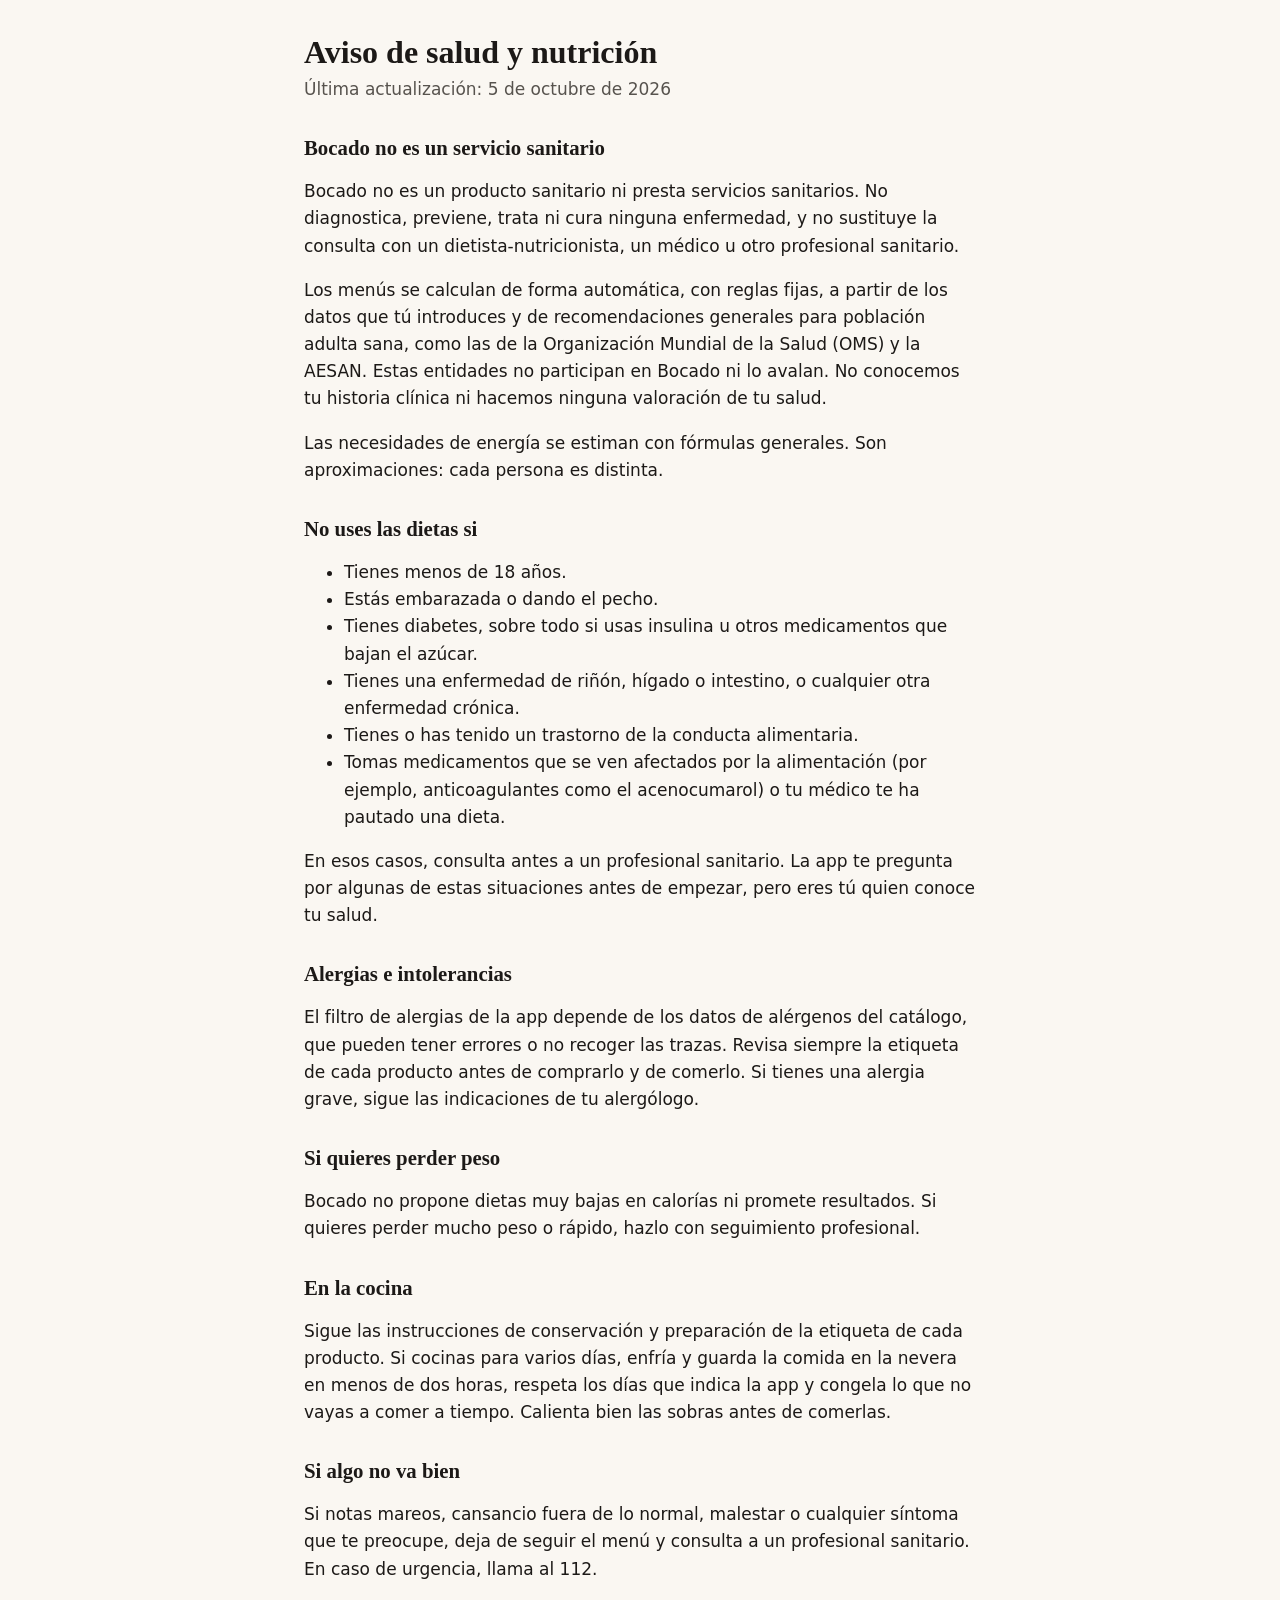
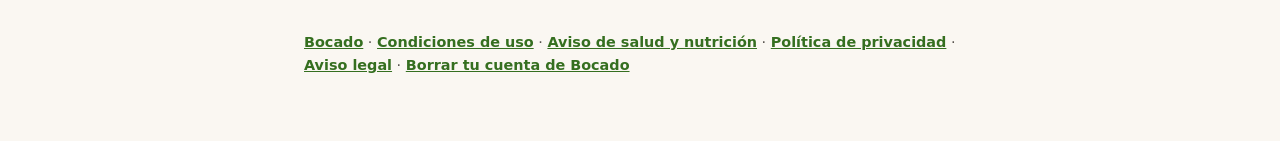
<file: salud.html>
<!doctype html>
<html lang="es">
<head>
  <meta charset="utf-8">
  <meta name="viewport" content="width=device-width, initial-scale=1">
  <title>Aviso de salud y nutrición · Bocado</title>
  <link rel="stylesheet" href="estilo.css">
</head>
<body>
<main>
  <h1>Aviso de salud y nutrición</h1>
  <p class="fecha">Última actualización: 5 de octubre de 2026</p>
  <h2>Bocado no es un servicio sanitario</h2>
  <p>Bocado no es un producto sanitario ni presta servicios sanitarios. No diagnostica, previene, trata ni cura ninguna enfermedad, y no sustituye la consulta con un dietista-nutricionista, un médico u otro profesional sanitario.</p>
  <p>Los menús se calculan de forma automática, con reglas fijas, a partir de los datos que tú introduces y de recomendaciones generales para población adulta sana, como las de la Organización Mundial de la Salud (OMS) y la AESAN. Estas entidades no participan en Bocado ni lo avalan. No conocemos tu historia clínica ni hacemos ninguna valoración de tu salud.</p>
  <p>Las necesidades de energía se estiman con fórmulas generales. Son aproximaciones: cada persona es distinta.</p>
  <h2>No uses las dietas si</h2>
  <ul>
    <li>Tienes menos de 18 años.</li>
    <li>Estás embarazada o dando el pecho.</li>
    <li>Tienes diabetes, sobre todo si usas insulina u otros medicamentos que bajan el azúcar.</li>
    <li>Tienes una enfermedad de riñón, hígado o intestino, o cualquier otra enfermedad crónica.</li>
    <li>Tienes o has tenido un trastorno de la conducta alimentaria.</li>
    <li>Tomas medicamentos que se ven afectados por la alimentación (por ejemplo, anticoagulantes como el acenocumarol) o tu médico te ha pautado una dieta.</li>
  </ul>
  <p>En esos casos, consulta antes a un profesional sanitario. La app te pregunta por algunas de estas situaciones antes de empezar, pero eres tú quien conoce tu salud.</p>
  <h2>Alergias e intolerancias</h2>
  <p>El filtro de alergias de la app depende de los datos de alérgenos del catálogo, que pueden tener errores o no recoger las trazas. Revisa siempre la etiqueta de cada producto antes de comprarlo y de comerlo. Si tienes una alergia grave, sigue las indicaciones de tu alergólogo.</p>
  <h2>Si quieres perder peso</h2>
  <p>Bocado no propone dietas muy bajas en calorías ni promete resultados. Si quieres perder mucho peso o rápido, hazlo con seguimiento profesional.</p>
  <h2>En la cocina</h2>
  <p>Sigue las instrucciones de conservación y preparación de la etiqueta de cada producto. Si cocinas para varios días, enfría y guarda la comida en la nevera en menos de dos horas, respeta los días que indica la app y congela lo que no vayas a comer a tiempo. Calienta bien las sobras antes de comerlas.</p>
  <h2>Si algo no va bien</h2>
  <p>Si notas mareos, cansancio fuera de lo normal, malestar o cualquier síntoma que te preocupe, deja de seguir el menú y consulta a un profesional sanitario. En caso de urgencia, llama al 112.</p>
  <footer><a href="index.html">Bocado</a> · <a href="condiciones.html">Condiciones de uso</a> · <a href="salud.html">Aviso de salud y nutrición</a> · <a href="privacidad.html">Política de privacidad</a> · <a href="aviso-legal.html">Aviso legal</a> · <a href="borrar-cuenta.html">Borrar tu cuenta de Bocado</a></footer>
</main>
</body>
</html>
</file>
<file: estilo.css>
/* Páginas legales de Bocado. Los colores son los de la app (src/theme/theme.ts). */

:root {
  --fondo: #faf7f2;
  --superficie: #ffffff;
  --tinta: #1c1917;
  --tinta-suave: #57534e;
  --linea: #e3dcd2;
  --acento: #356f20;
  --aviso: #7c5800;
  --aviso-suave: #fbf0d8;
}

@media (prefers-color-scheme: dark) {
  :root {
    --fondo: #171513;
    --superficie: #201d1a;
    --tinta: #f2eee8;
    --tinta-suave: #c9c2b8;
    --linea: #3a352f;
    --acento: #8fc76f;
    --aviso: #f0c66b;
    --aviso-suave: #2e2614;
  }
}

* { box-sizing: border-box; }

body {
  margin: 0;
  background: var(--fondo);
  color: var(--tinta);
  font: 17px/1.6 system-ui, -apple-system, "Segoe UI", Roboto, sans-serif;
}

main {
  max-width: 44rem;
  margin: 0 auto;
  padding: 2rem 1rem 4rem;
}

h1, h2 {
  font-family: Georgia, "Noto Serif", serif;
  line-height: 1.25;
}

h1 { font-size: 2rem; margin: 0 0 0.25rem; }
h2 { font-size: 1.3rem; margin: 2rem 0 0.5rem; }

.fecha { color: var(--tinta-suave); margin-top: 0; }

a { color: var(--acento); font-weight: 600; }

.borrador {
  background: var(--aviso-suave);
  color: var(--aviso);
  border-radius: 12px;
  padding: 0.75rem 1rem;
  font-size: 0.95rem;
}

.recuadro {
  background: var(--superficie);
  border: 1px solid var(--linea);
  border-radius: 12px;
  padding: 1rem 1.25rem;
}

table { border-collapse: collapse; width: 100%; font-size: 0.95rem; }
th, td { text-align: left; vertical-align: top; padding: 0.5rem; border-bottom: 1px solid var(--linea); }

footer { margin-top: 3rem; color: var(--tinta-suave); font-size: 0.9rem; }
</file>
